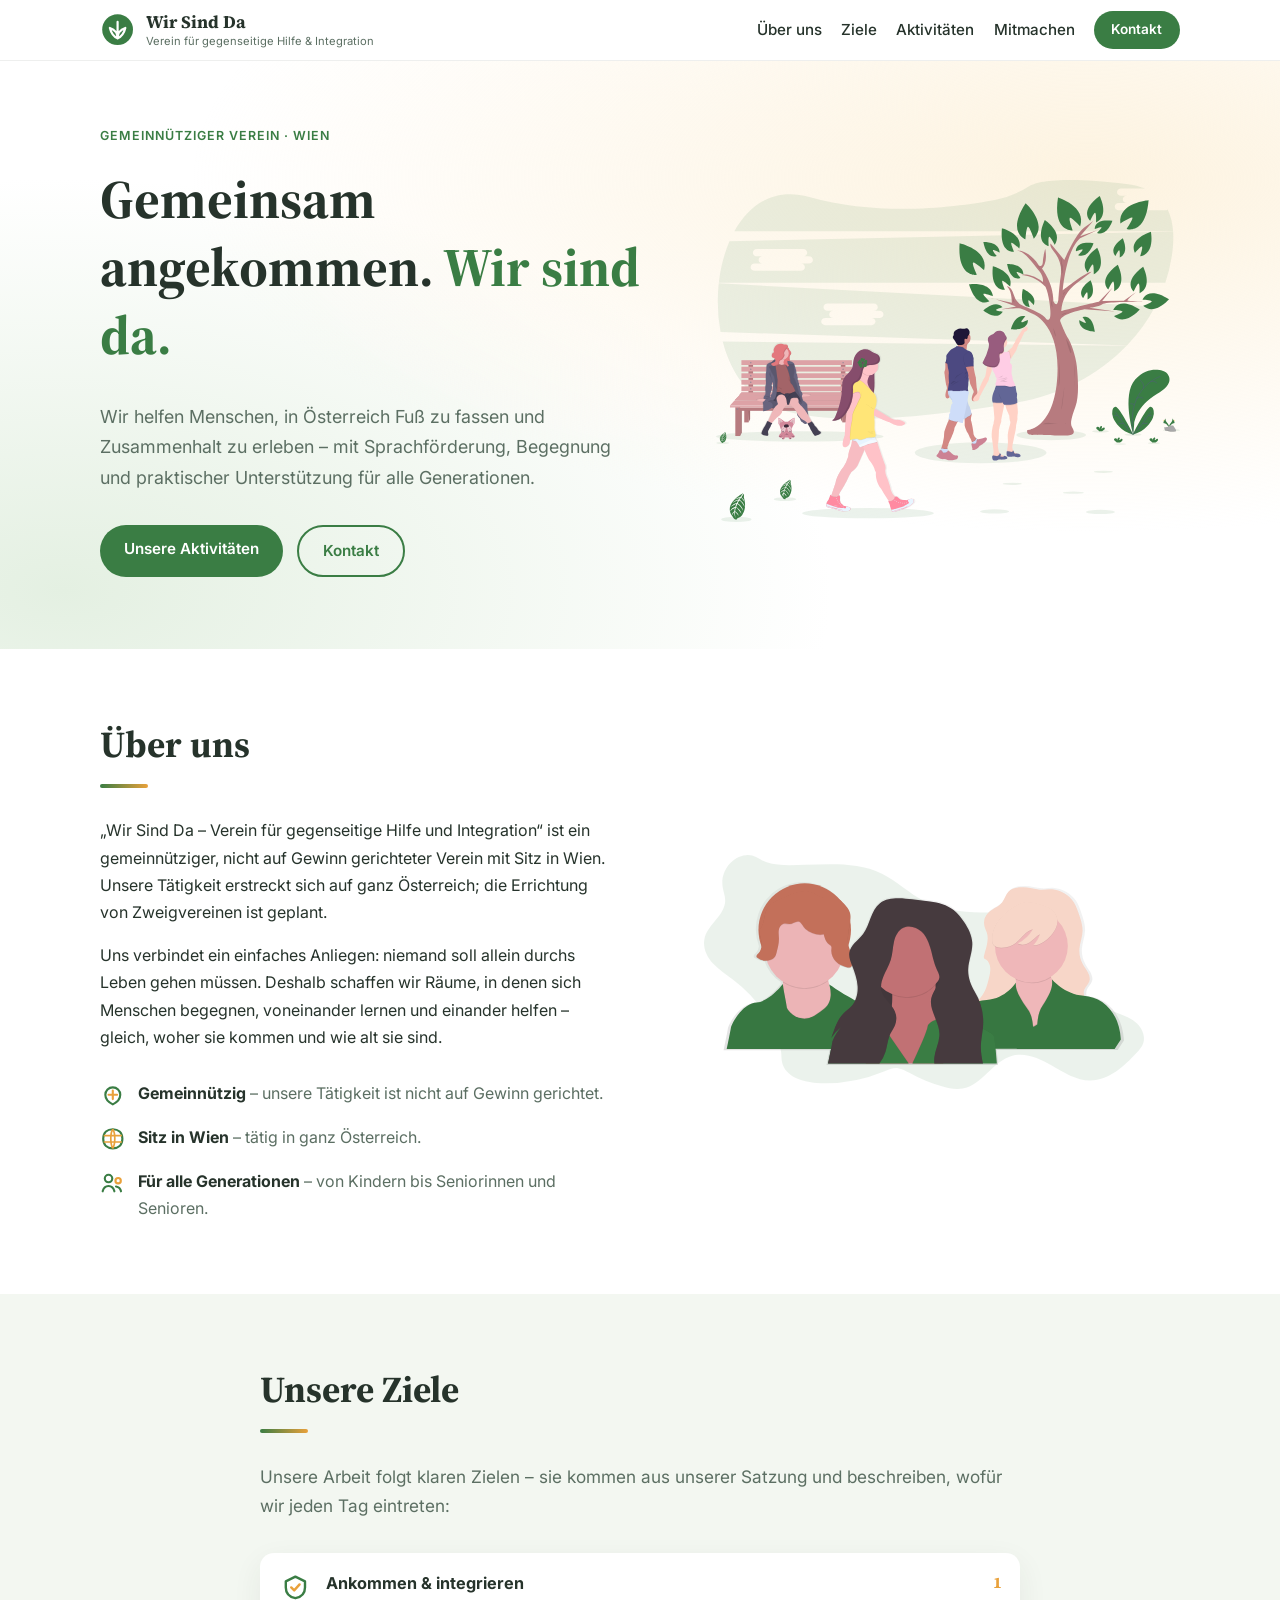
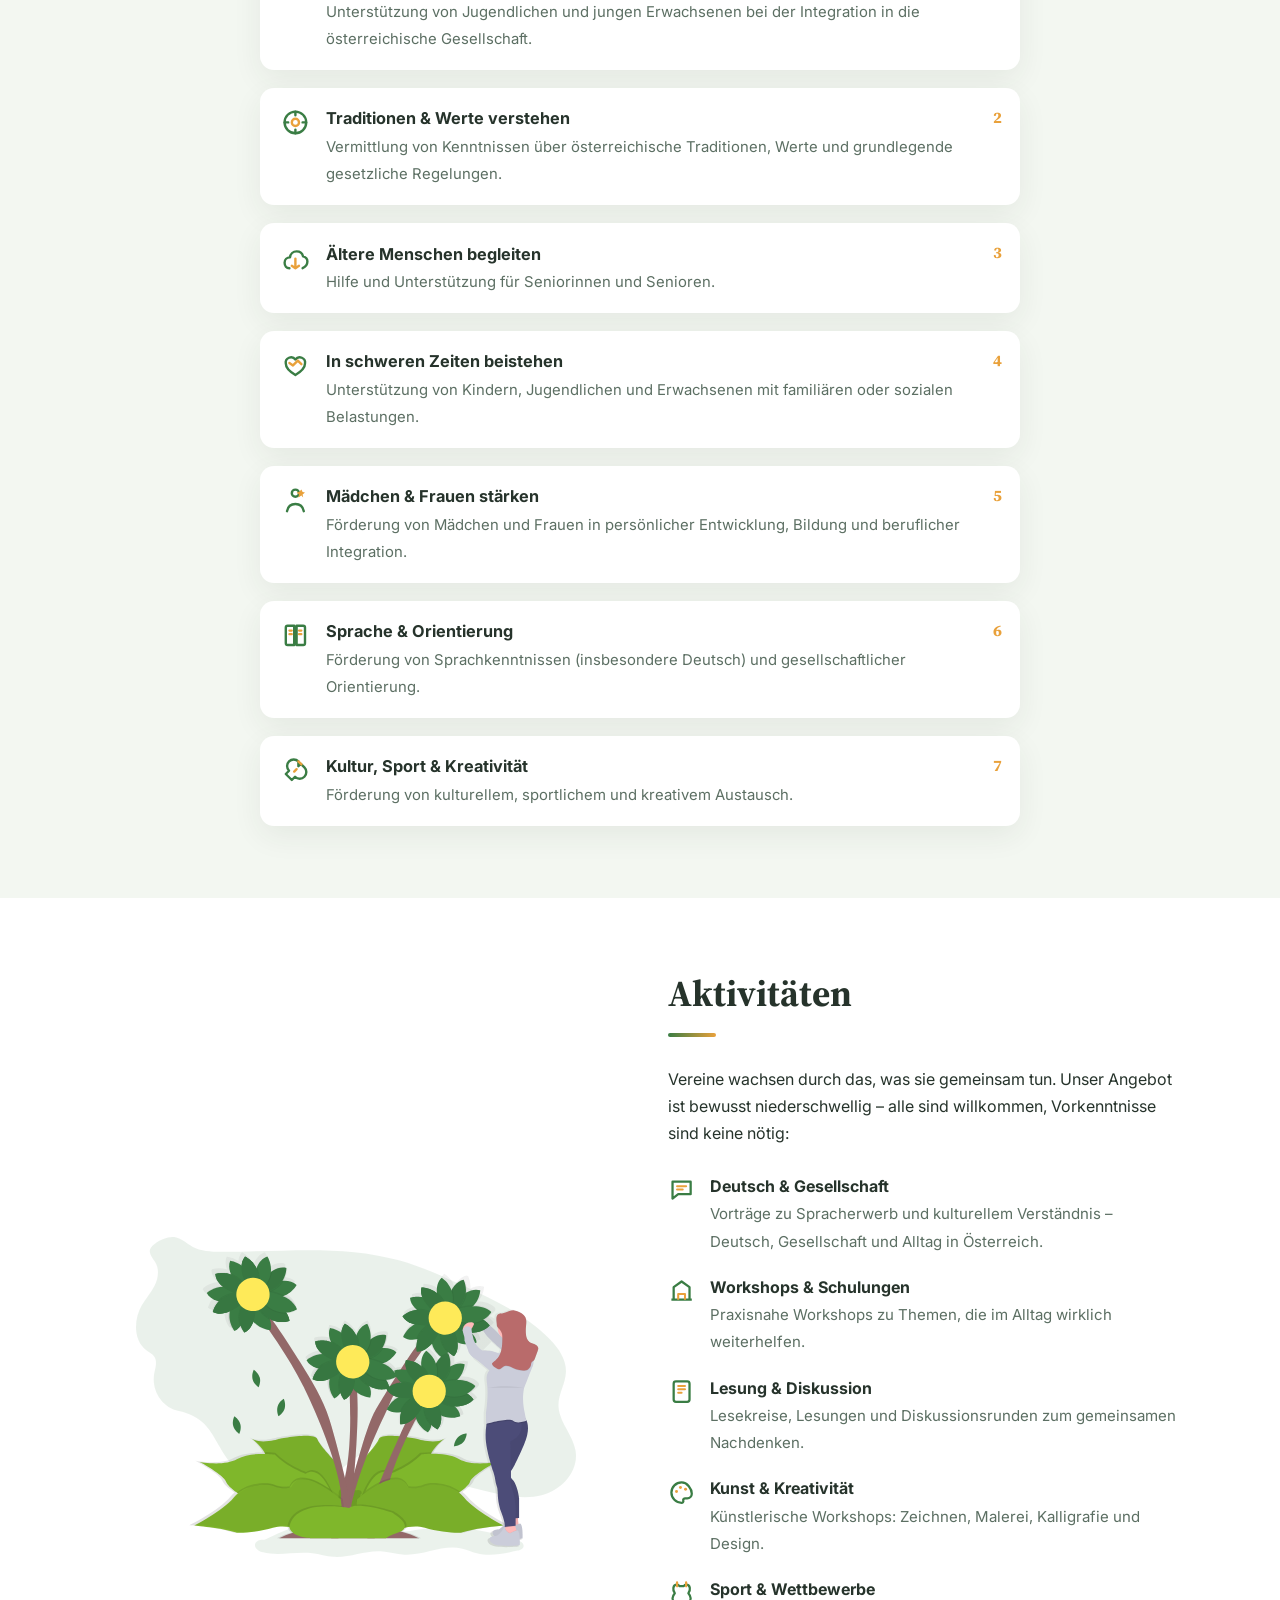
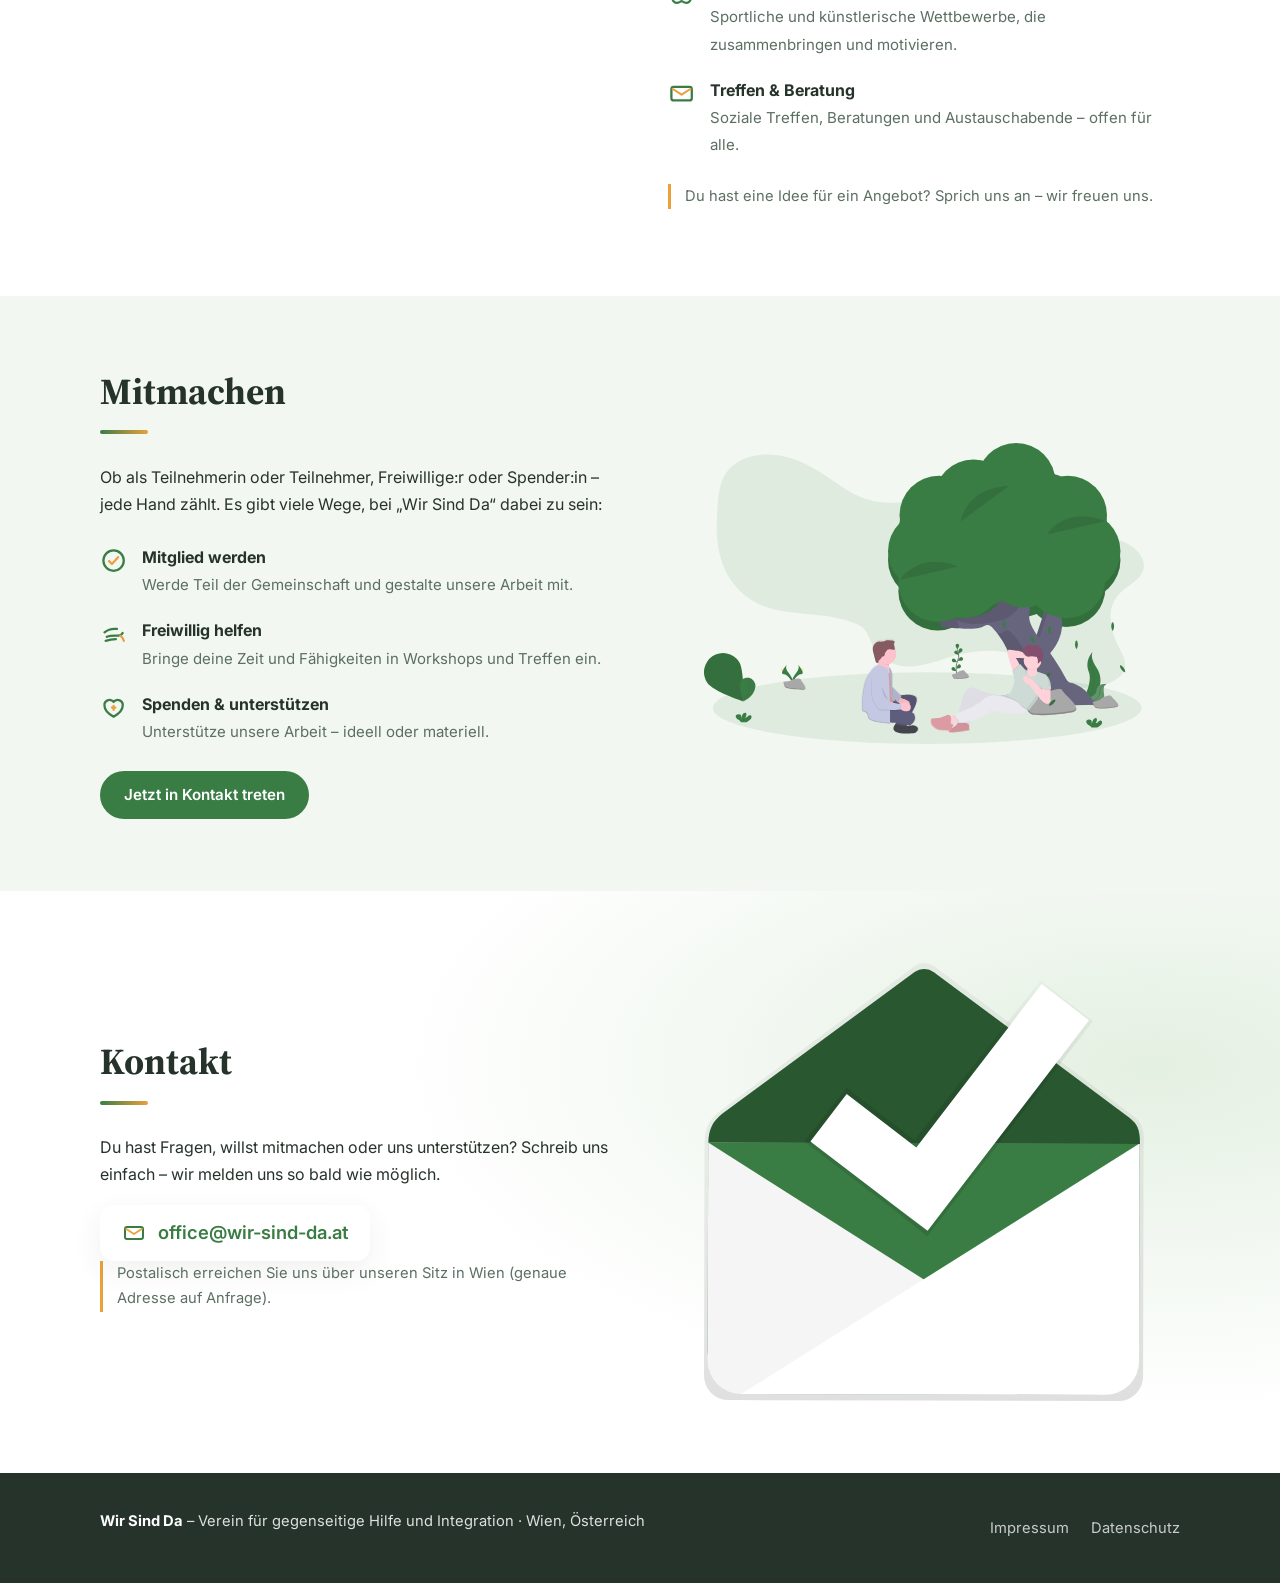
<file: index.html>
<!DOCTYPE html>
<html lang="de">
<head>
  <meta charset="UTF-8" />
  <meta name="viewport" content="width=device-width, initial-scale=1.0" />
  <title>Wir Sind Da – Verein für gegenseitige Hilfe und Integration</title>
  <meta name="description" content="Wir Sind Da ist ein gemeinnütziger Verein in Wien für gegenseitige Hilfe und Integration: Sprachförderung, Begegnung, Kultur und Unterstützung für alle Generationen." />
  <link rel="preconnect" href="https://fonts.googleapis.com" />
  <link rel="preconnect" href="https://fonts.gstatic.com" crossorigin />
  <link href="https://fonts.googleapis.com/css2?family=Source+Serif+4:opsz,wght@8..60,600;8..60,700&family=Inter:wght@400;500;600;700&display=swap" rel="stylesheet" />
  <link rel="stylesheet" href="styles.css" />
  <link rel="icon" href="data:image/svg+xml,<svg xmlns='http://www.w3.org/2000/svg' viewBox='0 0 100 100'><text y='.9em' font-size='90'>🌿</text></svg>" />
</head>
<body>
  <a class="skip-link" href="#main">Zum Inhalt springen</a>

  <header class="site-header">
    <div class="container header-inner">
      <a href="index.html" class="brand">
        <svg class="brand-mark" viewBox="0 0 32 32" fill="none" aria-hidden="true">
          <circle cx="16" cy="16" r="14" fill="#3a7d44"/>
          <path d="M16 24c0-5 2.5-8 7-9.5-1 4.5-3 7.5-7 9.5Zm0 0c0-5-2.5-8-7-9.5 1 4.5 3 7.5 7 9.5Zm0-3V9" stroke="#fff" stroke-width="2" stroke-linecap="round" stroke-linejoin="round"/>
        </svg>
        <span class="brand-text">
          <strong>Wir Sind Da</strong>
          <small>Verein für gegenseitige Hilfe &amp; Integration</small>
        </span>
      </a>
      <nav class="site-nav" aria-label="Hauptnavigation">
        <a href="#ueber-uns">Über uns</a>
        <a href="#ziele">Ziele</a>
        <a href="#aktivitaeten">Aktivitäten</a>
        <a href="#mitmachen">Mitmachen</a>
        <a href="#kontakt" class="button button-small">Kontakt</a>
      </nav>
    </div>
  </header>

  <main id="main">

    <!-- ======== Hero ======== -->
    <section class="hero">
      <div class="container hero-inner">
        <div class="hero-text">
          <p class="hero-eyebrow">Gemeinnütziger Verein · Wien</p>
          <h1>Gemeinsam angekommen. <em>Wir sind da.</em></h1>
          <p class="hero-lead">
            Wir helfen Menschen, in Österreich Fuß zu fassen und Zusammenhalt zu erleben –
            mit Sprachförderung, Begegnung und praktischer Unterstützung für alle Generationen.
          </p>
          <div class="hero-actions">
            <a href="#aktivitaeten" class="button">Unsere Aktivitäten</a>
            <a href="#kontakt" class="button button-outline">Kontakt</a>
          </div>
        </div>
        <div class="hero-art">
          <img src="assets/undraw/a-day-at-the-park.svg" alt="Illustration: Menschen beim gemeinsamen Tag im Park" width="480" height="360" />
        </div>
      </div>
    </section>

    <!-- ======== Über uns ======== -->
    <section class="section" id="ueber-uns">
      <div class="container split">
        <div class="split-text">
          <h2>Über uns</h2>
          <p>
            „Wir Sind Da – Verein für gegenseitige Hilfe und Integration“ ist ein
            gemeinnütziger, nicht auf Gewinn gerichteter Verein mit Sitz in Wien.
            Unsere Tätigkeit erstreckt sich auf ganz Österreich; die Errichtung von
            Zweigvereinen ist geplant.
          </p>
          <p>
            Uns verbindet ein einfaches Anliegen: niemand soll allein durchs Leben gehen müssen.
            Deshalb schaffen wir Räume, in denen sich Menschen begegnen, voneinander lernen
            und einander helfen – gleich, woher sie kommen und wie alt sie sind.
          </p>
          <ul class="fact-list">
            <li>
              <svg viewBox="0 0 24 24" fill="none" aria-hidden="true"><path d="M12 21c-4-2-7-5-7-9a7 7 0 0 1 14 0c0 4-3 7-7 9Z" stroke="#3a7d44" stroke-width="2" stroke-linejoin="round"/><path d="M12 8v8M8 12h8" stroke="#e9a13b" stroke-width="2" stroke-linecap="round"/></svg>
              <span><strong>Gemeinnützig</strong> – unsere Tätigkeit ist nicht auf Gewinn gerichtet.</span>
            </li>
            <li>
              <svg viewBox="0 0 24 24" fill="none" aria-hidden="true"><path d="M12 21c5 0 9-3 9-9s-4-9-9-9-9 3-9 9 4 9 9 9Z" stroke="#3a7d44" stroke-width="2"/><path d="M3.5 9h17M3.5 15h17M12 3c-2.5 3.5-2.5 14 0 18M12 3c2.5 3.5 2.5 14 0 18" stroke="#e9a13b" stroke-width="1.6"/></svg>
              <span><strong>Sitz in Wien</strong> – tätig in ganz Österreich.</span>
            </li>
            <li>
              <svg viewBox="0 0 24 24" fill="none" aria-hidden="true"><circle cx="8" cy="8" r="3.5" stroke="#3a7d44" stroke-width="2"/><circle cx="17" cy="10" r="2.5" stroke="#e9a13b" stroke-width="2"/><path d="M2.5 20c.7-3 2.8-5 5.5-5s4.8 2 5.5 5M15 15.5c2.4.4 4.2 2 4.7 4.5" stroke="#3a7d44" stroke-width="2" stroke-linecap="round"/></svg>
              <span><strong>Für alle Generationen</strong> – von Kindern bis Seniorinnen und Senioren.</span>
            </li>
          </ul>
        </div>
        <div class="split-art">
          <img src="assets/undraw/community.svg" alt="Illustration: Eine Gruppe Menschen, die sich begegnet" loading="lazy" />
        </div>
      </div>
    </section>

    <!-- ======== Ziele ======== -->
    <section class="section section-alt" id="ziele">
      <div class="container narrow">
        <h2>Unsere Ziele</h2>
        <p class="section-intro">
          Unsere Arbeit folgt klaren Zielen – sie kommen aus unserer Satzung
          und beschreiben, wofür wir jeden Tag eintreten:
        </p>
        <ol class="goal-list">
          <li>
            <svg viewBox="0 0 24 24" fill="none" aria-hidden="true"><path d="M12 3 4 7v5c0 5 3.4 8 8 9 4.6-1 8-4 8-9V7l-8-4Z" stroke="#3a7d44" stroke-width="2" stroke-linejoin="round"/><path d="m8.5 12 2.5 2.5 4.5-5" stroke="#e9a13b" stroke-width="2" stroke-linecap="round" stroke-linejoin="round"/></svg>
            <div><strong>Ankommen &amp; integrieren</strong><span>Unterstützung von Jugendlichen und jungen Erwachsenen bei der Integration in die österreichische Gesellschaft.</span></div>
          </li>
          <li>
            <svg viewBox="0 0 24 24" fill="none" aria-hidden="true"><circle cx="12" cy="12" r="9" stroke="#3a7d44" stroke-width="2"/><circle cx="12" cy="12" r="3" stroke="#e9a13b" stroke-width="2"/><path d="M12 3v3M12 18v3M3 12h3M18 12h3" stroke="#3a7d44" stroke-width="2" stroke-linecap="round"/></svg>
            <div><strong>Traditionen &amp; Werte verstehen</strong><span>Vermittlung von Kenntnissen über österreichische Traditionen, Werte und grundlegende gesetzliche Regelungen.</span></div>
          </li>
          <li>
            <svg viewBox="0 0 24 24" fill="none" aria-hidden="true"><path d="M7 21c-2.5 0-4-2-4-4.5S5 12 7.5 12c.3-3 2.6-5 5.5-5 2.6 0 4.8 1.7 5.4 4.2 2 .5 3.6 2 3.6 4.3 0 2.5-1.7 4.5-4 5.5" stroke="#3a7d44" stroke-width="2" stroke-linecap="round" stroke-linejoin="round"/><path d="M12 13v8M9 19l3 2 3-2" stroke="#e9a13b" stroke-width="2" stroke-linecap="round" stroke-linejoin="round"/></svg>
            <div><strong>Ältere Menschen begleiten</strong><span>Hilfe und Unterstützung für Seniorinnen und Senioren.</span></div>
          </li>
          <li>
            <svg viewBox="0 0 24 24" fill="none" aria-hidden="true"><path d="M12 20c-4.5-2.6-8-5.5-8-9.5A4.5 4.5 0 0 1 12 7a4.5 4.5 0 0 1 8 3.5c0 4-3.5 6.9-8 9.5Z" stroke="#3a7d44" stroke-width="2" stroke-linejoin="round"/><path d="m7 10 3 2 4-4 3 3" stroke="#e9a13b" stroke-width="2" stroke-linecap="round" stroke-linejoin="round"/></svg>
            <div><strong>In schweren Zeiten beistehen</strong><span>Unterstützung von Kindern, Jugendlichen und Erwachsenen mit familiären oder sozialen Belastungen.</span></div>
          </li>
          <li>
            <svg viewBox="0 0 24 24" fill="none" aria-hidden="true"><circle cx="12" cy="6" r="3" stroke="#3a7d44" stroke-width="2"/><path d="M5 21c.8-4 3.5-6 7-6s6.2 2 7 6" stroke="#3a7d44" stroke-width="2" stroke-linecap="round"/><path d="m17 3 1 2 2 .5-2 1.5.5 2.5L17 8l-2.5 1.5.5-2.5-2-1.5L15 5l2-2Z" fill="#e9a13b"/></svg>
            <div><strong>Mädchen &amp; Frauen stärken</strong><span>Förderung von Mädchen und Frauen in persönlicher Entwicklung, Bildung und beruflicher Integration.</span></div>
          </li>
          <li>
            <svg viewBox="0 0 24 24" fill="none" aria-hidden="true"><path d="M4 5.5C4 4.7 4.7 4 5.5 4H11v16H5.5c-.8 0-1.5-.7-1.5-1.5v-13ZM20 5.5c0-.8-.7-1.5-1.5-1.5H13v16h5.5c.8 0 1.5-.7 1.5-1.5v-13Z" stroke="#3a7d44" stroke-width="2" stroke-linejoin="round"/><path d="M7 8h2M7 11h2M15 8h2M15 11h2" stroke="#e9a13b" stroke-width="1.8" stroke-linecap="round"/></svg>
            <div><strong>Sprache &amp; Orientierung</strong><span>Förderung von Sprachkenntnissen (insbesondere Deutsch) und gesellschaftlicher Orientierung.</span></div>
          </li>
          <li>
            <svg viewBox="0 0 24 24" fill="none" aria-hidden="true"><path d="M14.5 4.5a5.5 5.5 0 0 0-7.8 7.8L4 15l5 5 2.7-2.7a5.5 5.5 0 0 0 7.8-7.8l-3-3-2 2Z" stroke="#3a7d44" stroke-width="2" stroke-linejoin="round"/><path d="M14.5 4.5 17 7M11 13l2-2" stroke="#e9a13b" stroke-width="2" stroke-linecap="round"/></svg>
            <div><strong>Kultur, Sport &amp; Kreativität</strong><span>Förderung von kulturellem, sportlichem und kreativem Austausch.</span></div>
          </li>
        </ol>
      </div>
    </section>

    <!-- ======== Aktivitäten ======== -->
    <section class="section" id="aktivitaeten">
      <div class="container split">
        <div class="split-art">
          <img src="assets/undraw/gardening.svg" alt="Illustration: Menschen gärtnern gemeinsam" loading="lazy" />
        </div>
        <div class="split-text">
          <h2>Aktivitäten</h2>
          <p>
            Vereine wachsen durch das, was sie gemeinsam tun. Unser Angebot ist
            bewusst niederschwellig – alle sind willkommen, Vorkenntnisse sind keine nötig:
          </p>
          <ul class="activity-list">
            <li>
              <svg viewBox="0 0 24 24" fill="none" aria-hidden="true"><path d="M4 5h16v11H9l-5 4V5Z" stroke="#3a7d44" stroke-width="2" stroke-linejoin="round"/><path d="M8 9h8M8 12h5" stroke="#e9a13b" stroke-width="1.8" stroke-linecap="round"/></svg>
              <div><strong>Deutsch &amp; Gesellschaft</strong><span>Vorträge zu Spracherwerb und kulturellem Verständnis – Deutsch, Gesellschaft und Alltag in Österreich.</span></div>
            </li>
            <li>
              <svg viewBox="0 0 24 24" fill="none" aria-hidden="true"><path d="M3 20h18M5 20V9l7-5 7 5v11" stroke="#3a7d44" stroke-width="2" stroke-linejoin="round"/><path d="M9 20v-5h6v5" stroke="#e9a13b" stroke-width="1.8" stroke-linejoin="round"/></svg>
              <div><strong>Workshops &amp; Schulungen</strong><span>Praxisnahe Workshops zu Themen, die im Alltag wirklich weiterhelfen.</span></div>
            </li>
            <li>
              <svg viewBox="0 0 24 24" fill="none" aria-hidden="true"><path d="M5 19V5c0-1 .9-2 2-2h10c1.1 0 2 1 2 2v14c0 1-.9 2-2 2H7c-1.1 0-2-1-2-2Z" stroke="#3a7d44" stroke-width="2" stroke-linejoin="round"/><path d="M9 7h6M9 10h6M9 13h3" stroke="#e9a13b" stroke-width="1.8" stroke-linecap="round"/></svg>
              <div><strong>Lesung &amp; Diskussion</strong><span>Lesekreise, Lesungen und Diskussionsrunden zum gemeinsamen Nachdenken.</span></div>
            </li>
            <li>
              <svg viewBox="0 0 24 24" fill="none" aria-hidden="true"><path d="M12 3a9 9 0 0 0 0 18c1 0 1.8-.8 1.5-1.7-.4-1.2.5-2.3 1.7-2.3H17a4 4 0 0 0 4-4c0-4.5-4-10-9-10Z" stroke="#3a7d44" stroke-width="2"/><circle cx="7.5" cy="11" r="1.3" fill="#e9a13b"/><circle cx="11" cy="7.5" r="1.3" fill="#e9a13b"/><circle cx="15.5" cy="9" r="1.3" fill="#e9a13b"/></svg>
              <div><strong>Kunst &amp; Kreativität</strong><span>Künstlerische Workshops: Zeichnen, Malerei, Kalligrafie und Design.</span></div>
            </li>
            <li>
              <svg viewBox="0 0 24 24" fill="none" aria-hidden="true"><path d="M8 21c-2 0-4-1.5-4-4 0-2 1-3.3 2-4.5C4 10 4 5 8 5c1 0 1.6.5 2 1.2h4c.4-.7 1-1.2 2-1.2 4 0 4 5 2 7.5 1 1.2 2 2.5 2 4.5 0 2.5-2 4-4 4-2.5 0-3-1.5-4-1.5s-1.5 1.5-4 1.5Z" stroke="#3a7d44" stroke-width="2" stroke-linejoin="round"/><path d="M8 3v3.5M16 3v3.5" stroke="#e9a13b" stroke-width="2" stroke-linecap="round"/></svg>
              <div><strong>Sport &amp; Wettbewerbe</strong><span>Sportliche und künstlerische Wettbewerbe, die zusammenbringen und motivieren.</span></div>
            </li>
            <li>
              <svg viewBox="0 0 24 24" fill="none" aria-hidden="true"><path d="M5 6h14a2 2 0 0 1 2 2v8a2 2 0 0 1-2 2H5a2 2 0 0 1-2-2V8a2 2 0 0 1 2-2Z" stroke="#3a7d44" stroke-width="2"/><path d="M3.5 7.5 12 13l8.5-5.5" stroke="#e9a13b" stroke-width="1.8" stroke-linejoin="round"/></svg>
              <div><strong>Treffen &amp; Beratung</strong><span>Soziale Treffen, Beratungen und Austauschabende – offen für alle.</span></div>
            </li>
          </ul>
          <p class="note">Du hast eine Idee für ein Angebot? Sprich uns an – wir freuen uns.</p>
        </div>
      </div>
    </section>

    <!-- ======== Mitmachen ======== -->
    <section class="section section-alt" id="mitmachen">
      <div class="container split">
        <div class="split-text">
          <h2>Mitmachen</h2>
          <p>
            Ob als Teilnehmerin oder Teilnehmer, Freiwillige:r oder Spender:in –
            jede Hand zählt. Es gibt viele Wege, bei „Wir Sind Da“ dabei zu sein:
          </p>
          <ul class="activity-list">
            <li>
              <svg viewBox="0 0 24 24" fill="none" aria-hidden="true"><circle cx="12" cy="12" r="9" stroke="#3a7d44" stroke-width="2"/><path d="m8 12.5 2.5 2.5L16 9" stroke="#e9a13b" stroke-width="2" stroke-linecap="round" stroke-linejoin="round"/></svg>
              <div><strong>Mitglied werden</strong><span>Werde Teil der Gemeinschaft und gestalte unsere Arbeit mit.</span></div>
            </li>
            <li>
              <svg viewBox="0 0 24 24" fill="none" aria-hidden="true"><path d="M6 14c2.5-1 5-1 8-1 2.5 0 5-.5 6-2.5M4 10c3-2.5 7-3.5 11-3M5 17.5c3-1 6-1.5 9-1.5" stroke="#3a7d44" stroke-width="2" stroke-linecap="round"/><path d="M18 13c1.5 1 2.5 2.5 3 4.5" stroke="#e9a13b" stroke-width="2" stroke-linecap="round"/></svg>
              <div><strong>Freiwillig helfen</strong><span>Bringe deine Zeit und Fähigkeiten in Workshops und Treffen ein.</span></div>
            </li>
            <li>
              <svg viewBox="0 0 24 24" fill="none" aria-hidden="true"><path d="M12 20c-4.5-2.6-8-5.5-8-9.5A4.5 4.5 0 0 1 12 7a4.5 4.5 0 0 1 8 3.5c0 4-3.5 6.9-8 9.5Z" stroke="#3a7d44" stroke-width="2" stroke-linejoin="round"/><path d="M12 10.5V14M10.5 12h3" stroke="#e9a13b" stroke-width="2" stroke-linecap="round"/></svg>
              <div><strong>Spenden &amp; unterstützen</strong><span>Unterstütze unsere Arbeit – ideell oder materiell.</span></div>
            </li>
          </ul>
          <a href="#kontakt" class="button">Jetzt in Kontakt treten</a>
        </div>
        <div class="split-art">
          <img src="assets/undraw/friendship.svg" alt="Illustration: Freundinnen und Freunde, die Zeit miteinander verbringen" loading="lazy" />
        </div>
      </div>
    </section>

    <!-- ======== Kontakt ======== -->
    <section class="section contact" id="kontakt">
      <div class="container split">
        <div class="split-text">
          <h2>Kontakt</h2>
          <p>
            Du hast Fragen, willst mitmachen oder uns unterstützen?
            Schreib uns einfach – wir melden uns so bald wie möglich.
          </p>
          <a class="mail-line" href="mailto:office@wir-sind-da.at">
            <svg viewBox="0 0 24 24" fill="none" aria-hidden="true"><path d="M5 6h14a2 2 0 0 1 2 2v8a2 2 0 0 1-2 2H5a2 2 0 0 1-2-2V8a2 2 0 0 1 2-2Z" stroke="#3a7d44" stroke-width="2"/><path d="M3.5 7.5 12 13l8.5-5.5" stroke="#e9a13b" stroke-width="1.8" stroke-linejoin="round"/></svg>
            <span>office@wir-sind-da.at</span>
          </a>
          <p class="note">
            Postalisch erreichen Sie uns über unseren Sitz in Wien
            (genaue Adresse auf Anfrage).
          </p>
        </div>
        <div class="split-art">
          <img src="assets/undraw/mail-sent.svg" alt="Illustration: Eine versendete Nachricht" loading="lazy" />
        </div>
      </div>
    </section>
  </main>

  <footer class="site-footer">
    <div class="container footer-inner">
      <p>
        <strong>Wir Sind Da</strong> – Verein für gegenseitige Hilfe und Integration · Wien, Österreich
      </p>
      <nav class="footer-nav" aria-label="Rechtliches">
        <a href="impressum.html">Impressum</a>
        <a href="datenschutz.html">Datenschutz</a>
      </nav>
    </div>
  </footer>
</body>
</html>
</file>
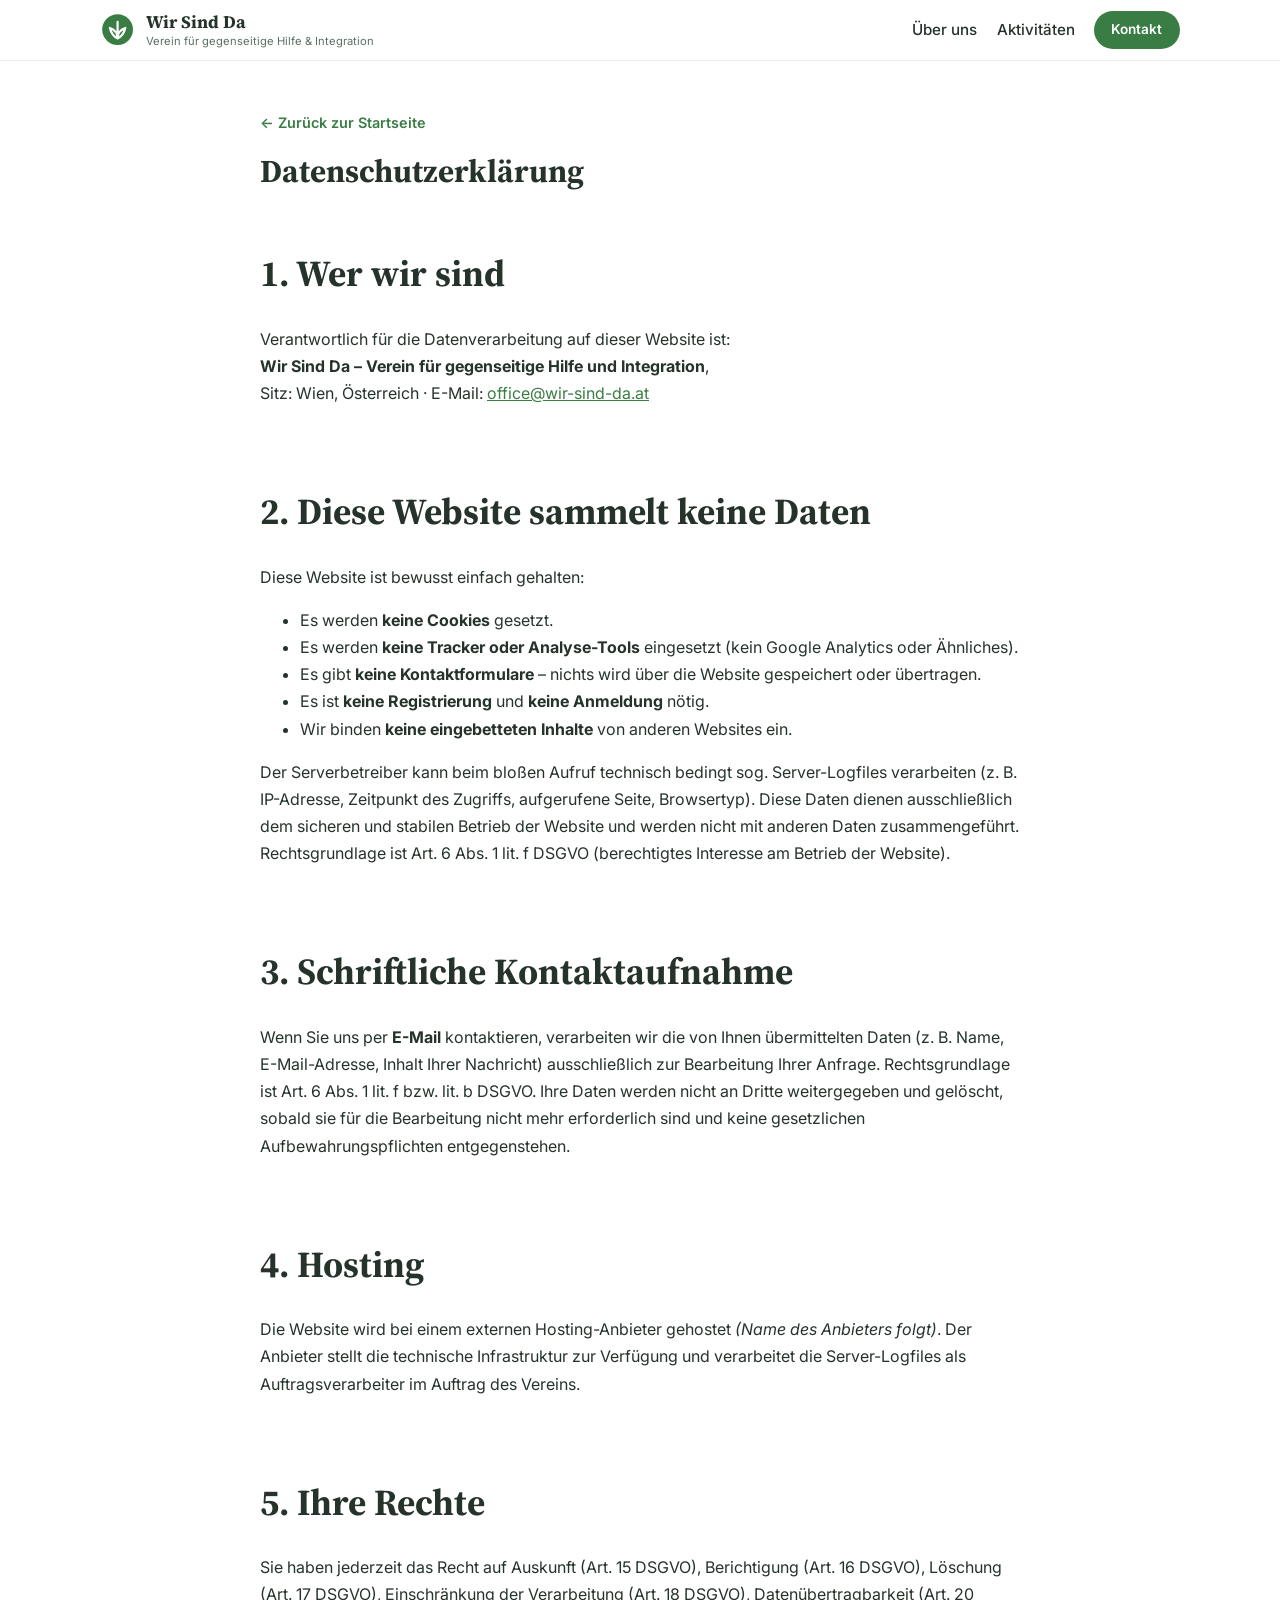
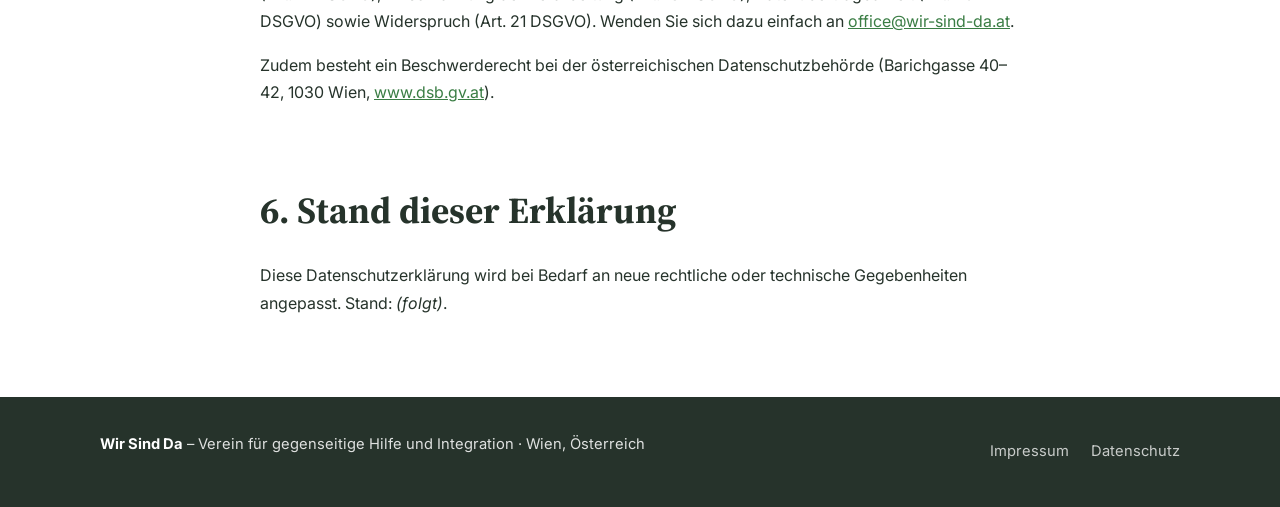
<file: datenschutz.html>
<!DOCTYPE html>
<html lang="de">
<head>
  <meta charset="UTF-8" />
  <meta name="viewport" content="width=device-width, initial-scale=1.0" />
  <title>Datenschutzerklärung – Wir Sind Da</title>
  <meta name="description" content="Datenschutzerklärung der Website des Vereins Wir Sind Da – Verein für gegenseitige Hilfe und Integration." />
  <link rel="preconnect" href="https://fonts.googleapis.com" />
  <link rel="preconnect" href="https://fonts.gstatic.com" crossorigin />
  <link href="https://fonts.googleapis.com/css2?family=Source+Serif+4:opsz,wght@8..60,600;8..60,700&family=Inter:wght@400;500;600;700&display=swap" rel="stylesheet" />
  <link rel="stylesheet" href="styles.css" />
  <link rel="icon" href="data:image/svg+xml,<svg xmlns='http://www.w3.org/2000/svg' viewBox='0 0 100 100'><text y='.9em' font-size='90'>🌿</text></svg>" />
</head>
<body>
  <header class="site-header">
    <div class="container header-inner">
      <a href="index.html" class="brand">
        <svg class="brand-mark" viewBox="0 0 32 32" fill="none" aria-hidden="true">
          <circle cx="16" cy="16" r="14" fill="#3a7d44"/>
          <path d="M16 24c0-5 2.5-8 7-9.5-1 4.5-3 7.5-7 9.5Zm0 0c0-5-2.5-8-7-9.5 1 4.5 3 7.5 7 9.5Zm0-3V9" stroke="#fff" stroke-width="2" stroke-linecap="round" stroke-linejoin="round"/>
        </svg>
        <span class="brand-text">
          <strong>Wir Sind Da</strong>
          <small>Verein für gegenseitige Hilfe &amp; Integration</small>
        </span>
      </a>
      <nav class="site-nav" aria-label="Hauptnavigation">
        <a href="index.html#ueber-uns">Über uns</a>
        <a href="index.html#aktivitaeten">Aktivitäten</a>
        <a href="index.html#kontakt" class="button button-small">Kontakt</a>
      </nav>
    </div>
  </header>

  <main>
    <div class="container legal-page">
      <a class="back-link" href="index.html">← Zurück zur Startseite</a>
      <h1>Datenschutzerklärung</h1>

      <h2>1. Wer wir sind</h2>
      <p>
        Verantwortlich für die Datenverarbeitung auf dieser Website ist:<br />
        <strong>Wir Sind Da – Verein für gegenseitige Hilfe und Integration</strong>,<br />
        Sitz: Wien, Österreich · E-Mail: <a href="mailto:office@wir-sind-da.at">office@wir-sind-da.at</a>
      </p>

      <h2>2. Diese Website sammelt keine Daten</h2>
      <p>
        Diese Website ist bewusst einfach gehalten:
      </p>
      <ul>
        <li>Es werden <strong>keine Cookies</strong> gesetzt.</li>
        <li>Es werden <strong>keine Tracker oder Analyse-Tools</strong> eingesetzt (kein Google Analytics oder Ähnliches).</li>
        <li>Es gibt <strong>keine Kontaktformulare</strong> – nichts wird über die Website gespeichert oder übertragen.</li>
        <li>Es ist <strong>keine Registrierung</strong> und <strong>keine Anmeldung</strong> nötig.</li>
        <li>Wir binden <strong>keine eingebetteten Inhalte</strong> von anderen Websites ein.</li>
      </ul>
      <p>
        Der Serverbetreiber kann beim bloßen Aufruf technisch bedingt sog. Server-Logfiles
        verarbeiten (z. B. IP-Adresse, Zeitpunkt des Zugriffs, aufgerufene Seite, Browsertyp).
        Diese Daten dienen ausschließlich dem sicheren und stabilen Betrieb der Website
        und werden nicht mit anderen Daten zusammengeführt. Rechtsgrundlage ist
        Art. 6 Abs. 1 lit. f DSGVO (berechtigtes Interesse am Betrieb der Website).
      </p>

      <h2>3. Schriftliche Kontaktaufnahme</h2>
      <p>
        Wenn Sie uns per <strong>E-Mail</strong> kontaktieren, verarbeiten wir die von Ihnen
        übermittelten Daten (z. B. Name, E-Mail-Adresse, Inhalt Ihrer Nachricht)
        ausschließlich zur Bearbeitung Ihrer Anfrage. Rechtsgrundlage ist
        Art. 6 Abs. 1 lit. f bzw. lit. b DSGVO. Ihre Daten werden nicht an Dritte
        weitergegeben und gelöscht, sobald sie für die Bearbeitung nicht mehr
        erforderlich sind und keine gesetzlichen Aufbewahrungspflichten entgegenstehen.
      </p>

      <h2>4. Hosting</h2>
      <p>
        Die Website wird bei einem externen Hosting-Anbieter gehostet
        <em>(Name des Anbieters folgt)</em>. Der Anbieter stellt die technische
        Infrastruktur zur Verfügung und verarbeitet die Server-Logfiles als
        Auftragsverarbeiter im Auftrag des Vereins.
      </p>

      <h2>5. Ihre Rechte</h2>
      <p>
        Sie haben jederzeit das Recht auf Auskunft (Art. 15 DSGVO), Berichtigung
        (Art. 16 DSGVO), Löschung (Art. 17 DSGVO), Einschränkung der Verarbeitung
        (Art. 18 DSGVO), Datenübertragbarkeit (Art. 20 DSGVO) sowie Widerspruch
        (Art. 21 DSGVO). Wenden Sie sich dazu einfach an
        <a href="mailto:office@wir-sind-da.at">office@wir-sind-da.at</a>.
      </p>
      <p>
        Zudem besteht ein Beschwerderecht bei der österreichischen
        Datenschutzbehörde (Barichgasse 40–42, 1030 Wien,
        <a href="https://www.dsb.gv.at" rel="noopener">www.dsb.gv.at</a>).
      </p>

      <h2>6. Stand dieser Erklärung</h2>
      <p>
        Diese Datenschutzerklärung wird bei Bedarf an neue rechtliche oder
        technische Gegebenheiten angepasst. Stand: <em>(folgt)</em>.
      </p>
    </div>
  </main>

  <footer class="site-footer">
    <div class="container footer-inner">
      <p>
        <strong>Wir Sind Da</strong> – Verein für gegenseitige Hilfe und Integration · Wien, Österreich
      </p>
      <nav class="footer-nav" aria-label="Rechtliches">
        <a href="impressum.html">Impressum</a>
        <a href="datenschutz.html">Datenschutz</a>
      </nav>
    </div>
  </footer>
</body>
</html>
</file>
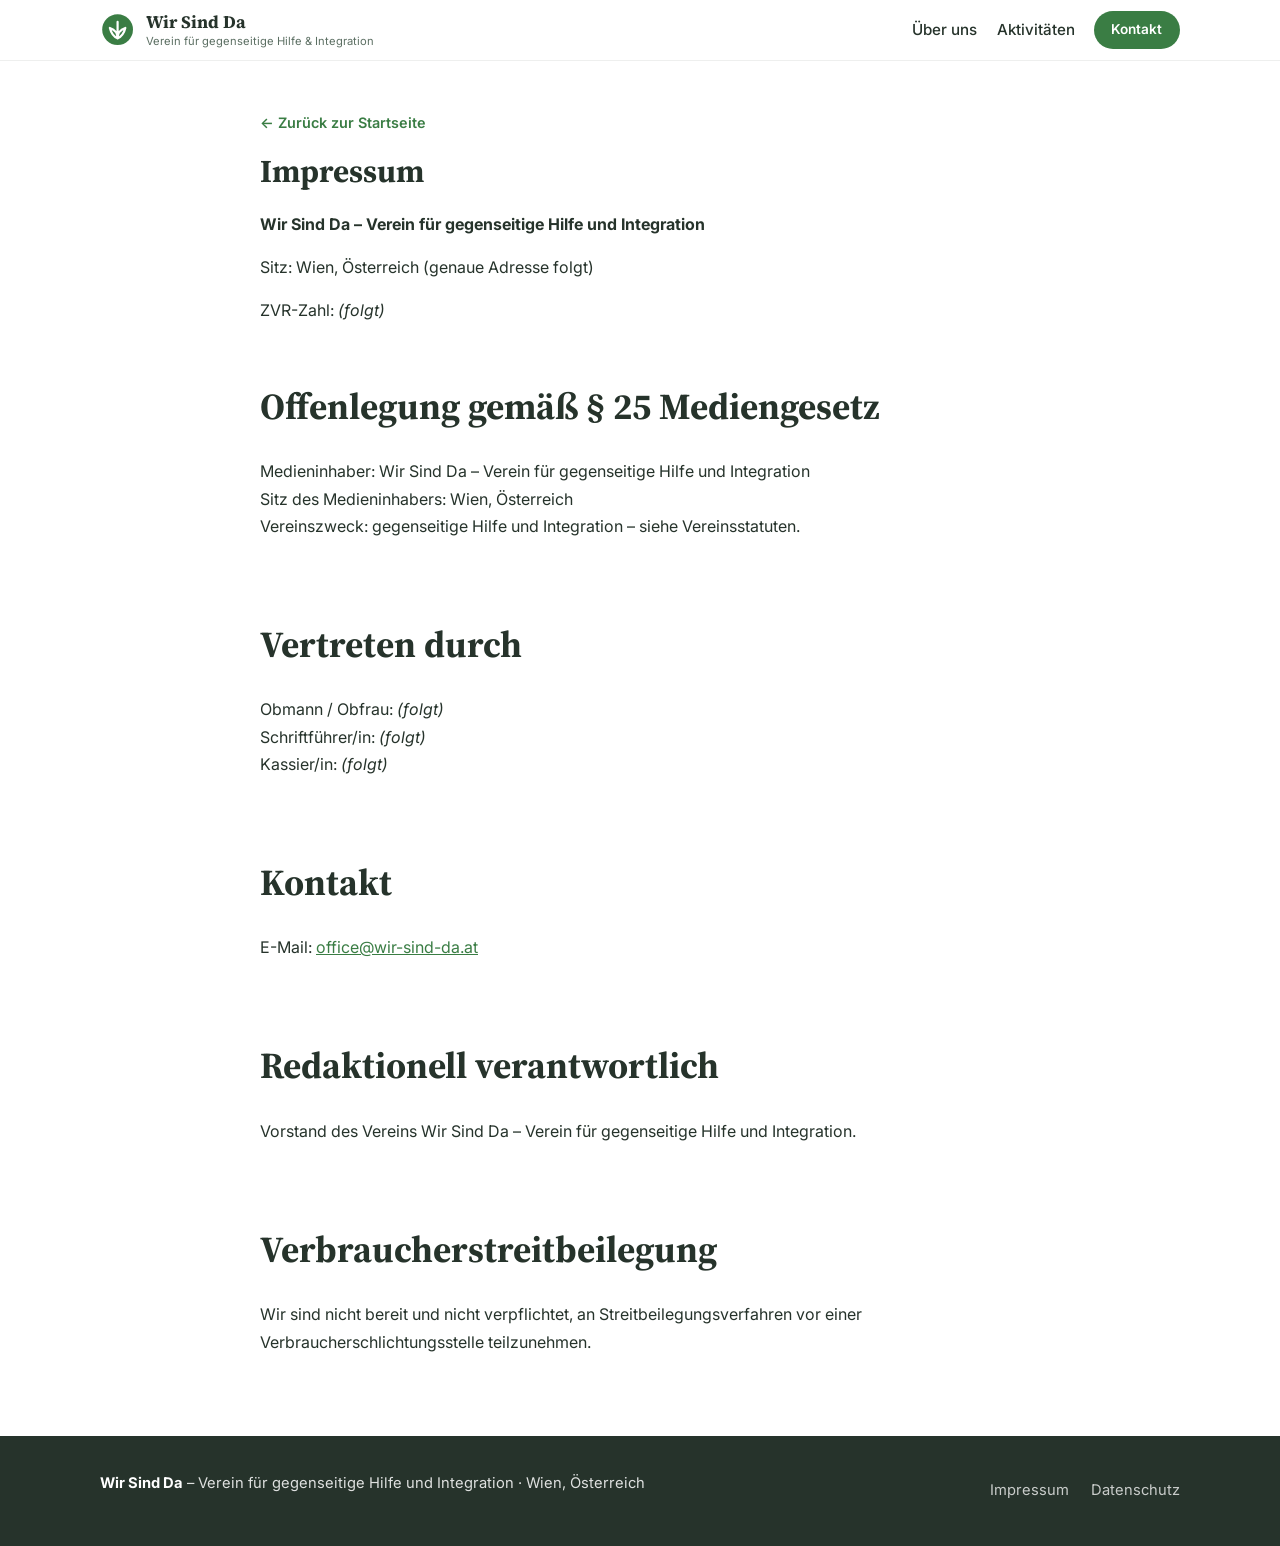
<file: impressum.html>
<!DOCTYPE html>
<html lang="de">
<head>
  <meta charset="UTF-8" />
  <meta name="viewport" content="width=device-width, initial-scale=1.0" />
  <title>Impressum – Wir Sind Da</title>
  <meta name="description" content="Impressum und Offenlegung gemäß § 25 Mediengesetz des Vereins Wir Sind Da – Verein für gegenseitige Hilfe und Integration." />
  <link rel="preconnect" href="https://fonts.googleapis.com" />
  <link rel="preconnect" href="https://fonts.gstatic.com" crossorigin />
  <link href="https://fonts.googleapis.com/css2?family=Source+Serif+4:opsz,wght@8..60,600;8..60,700&family=Inter:wght@400;500;600;700&display=swap" rel="stylesheet" />
  <link rel="stylesheet" href="styles.css" />
  <link rel="icon" href="data:image/svg+xml,<svg xmlns='http://www.w3.org/2000/svg' viewBox='0 0 100 100'><text y='.9em' font-size='90'>🌿</text></svg>" />
</head>
<body>
  <header class="site-header">
    <div class="container header-inner">
      <a href="index.html" class="brand">
        <svg class="brand-mark" viewBox="0 0 32 32" fill="none" aria-hidden="true">
          <circle cx="16" cy="16" r="14" fill="#3a7d44"/>
          <path d="M16 24c0-5 2.5-8 7-9.5-1 4.5-3 7.5-7 9.5Zm0 0c0-5-2.5-8-7-9.5 1 4.5 3 7.5 7 9.5Zm0-3V9" stroke="#fff" stroke-width="2" stroke-linecap="round" stroke-linejoin="round"/>
        </svg>
        <span class="brand-text">
          <strong>Wir Sind Da</strong>
          <small>Verein für gegenseitige Hilfe &amp; Integration</small>
        </span>
      </a>
      <nav class="site-nav" aria-label="Hauptnavigation">
        <a href="index.html#ueber-uns">Über uns</a>
        <a href="index.html#aktivitaeten">Aktivitäten</a>
        <a href="index.html#kontakt" class="button button-small">Kontakt</a>
      </nav>
    </div>
  </header>

  <main>
    <div class="container legal-page">
      <a class="back-link" href="index.html">← Zurück zur Startseite</a>
      <h1>Impressum</h1>

      <p>
        <strong>Wir Sind Da – Verein für gegenseitige Hilfe und Integration</strong><br />
        <address>Sitz: Wien, Österreich (genaue Adresse folgt)</address>
      </p>
      <p>
        ZVR-Zahl: <em>(folgt)</em>
      </p>

      <h2>Offenlegung gemäß § 25 Mediengesetz</h2>
      <p>
        Medieninhaber: Wir Sind Da – Verein für gegenseitige Hilfe und Integration<br />
        Sitz des Medieninhabers: Wien, Österreich<br />
        Vereinszweck: gegenseitige Hilfe und Integration – siehe Vereinsstatuten.
      </p>

      <h2>Vertreten durch</h2>
      <p>
        Obmann / Obfrau: <em>(folgt)</em><br />
        Schriftführer/in: <em>(folgt)</em><br />
        Kassier/in: <em>(folgt)</em>
      </p>

      <h2>Kontakt</h2>
      <p>
        E-Mail: <a href="mailto:office@wir-sind-da.at">office@wir-sind-da.at</a>
      </p>

      <h2>Redaktionell verantwortlich</h2>
      <p>
        Vorstand des Vereins Wir Sind Da – Verein für gegenseitige Hilfe und Integration.
      </p>

      <h2>Verbraucherstreitbeilegung</h2>
      <p>
        Wir sind nicht bereit und nicht verpflichtet, an Streitbeilegungsverfahren
        vor einer Verbraucherschlichtungsstelle teilzunehmen.
      </p>
    </div>
  </main>

  <footer class="site-footer">
    <div class="container footer-inner">
      <p>
        <strong>Wir Sind Da</strong> – Verein für gegenseitige Hilfe und Integration · Wien, Österreich
      </p>
      <nav class="footer-nav" aria-label="Rechtliches">
        <a href="impressum.html">Impressum</a>
        <a href="datenschutz.html">Datenschutz</a>
      </nav>
    </div>
  </footer>
</body>
</html>
</file>
<file: styles.css>
/* ============================================================
   Wir Sind Da – Verein für gegenseitige Hilfe und Integration
   Farbwelt: viel Weiß + natürliche Outdoor-Farben (Grün, Gelb)
   ============================================================ */

:root {
  --bg: #ffffff;
  --bg-alt: #f3f7f1;          /* hauchzartes Grünweiß */
  --ink: #26332b;             /* dunkles Blaugrün statt Braun */
  --ink-soft: #5c6f63;
  --green: #3a7d44;           /* Primär: natürliches Grün */
  --green-dark: #2c6134;
  --green-soft: #e4f0e2;
  --yellow: #e9a13b;          /* Akzent: warmes Sonnen-Gelb */
  --yellow-soft: #fdf3e0;
  --radius: 18px;
  --shadow: 0 10px 30px rgba(38, 51, 43, 0.07);
  --shadow-hover: 0 16px 40px rgba(38, 51, 43, 0.12);
  --max-width: 1080px;
}

* { box-sizing: border-box; }

html { scroll-behavior: smooth; }

body {
  margin: 0;
  font-family: "Inter", system-ui, -apple-system, sans-serif;
  background: var(--bg);
  color: var(--ink);
  line-height: 1.7;
}

.container {
  width: min(100% - 3rem, var(--max-width));
  margin-inline: auto;
}
.container.narrow { max-width: 760px; }

h1, h2, h3 {
  font-family: "Source Serif 4", Georgia, serif;
  color: var(--ink);
  line-height: 1.25;
  margin: 0 0 0.6em;
}

h2 {
  font-size: clamp(1.7rem, 3.2vw, 2.3rem);
  margin-bottom: 0.8em;
}
h2::after {
  content: "";
  display: block;
  width: 3rem;
  height: 4px;
  border-radius: 4px;
  background: linear-gradient(90deg, var(--green), var(--yellow));
  margin-top: 0.45em;
}

p { margin: 0 0 1em; }

a { color: var(--green); }
a:hover { color: var(--green-dark); }

.skip-link {
  position: absolute;
  left: -9999px;
  top: 0;
  background: var(--green);
  color: #fff;
  padding: 0.5rem 1rem;
  border-radius: 0 0 8px 0;
  z-index: 100;
}
.skip-link:focus { left: 0; }

/* ---------- Header ---------- */
.site-header {
  position: sticky;
  top: 0;
  z-index: 50;
  background: rgba(255, 255, 255, 0.94);
  backdrop-filter: blur(8px);
  border-bottom: 1px solid rgba(38, 51, 43, 0.08);
}

.header-inner {
  display: flex;
  align-items: center;
  justify-content: space-between;
  gap: 1.5rem;
  padding: 0.7rem 0;
  flex-wrap: wrap;
}

.brand {
  display: flex;
  align-items: center;
  gap: 0.7rem;
  text-decoration: none;
  color: var(--ink);
}

.brand-mark { width: 2.2rem; height: 2.2rem; }

.brand-text { display: flex; flex-direction: column; line-height: 1.3; }
.brand-text strong { font-family: "Source Serif 4", serif; font-size: 1.1rem; }
.brand-text small { font-size: 0.7rem; color: var(--ink-soft); }

.site-nav {
  display: flex;
  align-items: center;
  gap: 1.2rem;
  flex-wrap: wrap;
}
.site-nav a:not(.button) {
  text-decoration: none;
  color: var(--ink);
  font-weight: 500;
  font-size: 0.95rem;
  transition: color 0.2s;
}
.site-nav a:not(.button):hover { color: var(--green); }

/* ---------- Buttons ---------- */
.button {
  display: inline-block;
  background: var(--green);
  color: #fff !important;
  padding: 0.7rem 1.5rem;
  border-radius: 999px;
  font-weight: 600;
  font-size: 0.95rem;
  text-decoration: none;
  transition: background 0.2s, transform 0.15s;
}
.button:hover { background: var(--green-dark); transform: translateY(-1px); }
.button-small { padding: 0.45rem 1.1rem; font-size: 0.85rem; }
.button-outline {
  background: transparent;
  color: var(--green) !important;
  border: 2px solid var(--green);
}
.button-outline:hover { background: var(--green-soft); }

/* ---------- Hero ---------- */
.hero {
  background:
    radial-gradient(ellipse 70% 60% at 85% 20%, var(--yellow-soft), transparent),
    radial-gradient(ellipse 60% 70% at 5% 90%, var(--green-soft), transparent);
  padding: 4rem 0 4.5rem;
}

.hero-inner {
  display: grid;
  grid-template-columns: 1.1fr 0.9fr;
  align-items: center;
  gap: 3rem;
}

.hero-eyebrow {
  font-size: 0.78rem;
  letter-spacing: 0.08em;
  text-transform: uppercase;
  color: var(--green);
  font-weight: 600;
  margin-bottom: 1.2rem;
}

.hero h1 {
  font-size: clamp(2.2rem, 5vw, 3.4rem);
  margin-bottom: 0.6em;
}
.hero h1 em { color: var(--green); font-style: normal; }

.hero-lead {
  max-width: 48ch;
  font-size: 1.12rem;
  color: var(--ink-soft);
  margin-bottom: 2rem;
}

.hero-actions { display: flex; gap: 0.9rem; flex-wrap: wrap; }

.hero-art img,
.split-art img {
  width: 100%;
  height: auto;
  display: block;
}

/* ---------- Sektionen: Zweispalter (Text + Illustration) ---------- */
.split {
  display: grid;
  grid-template-columns: 1fr 1fr;
  gap: 3.5rem;
  align-items: center;
}
.split.reverse .split-art { order: -1; }

.section { padding: 4.5rem 0; }
.section-alt { background: var(--bg-alt); }

.section-intro { color: var(--ink-soft); font-size: 1.08rem; }

.split-art img { max-width: 440px; margin-inline: auto; }

.note {
  font-size: 0.92rem;
  color: var(--ink-soft);
  border-left: 3px solid var(--yellow);
  padding-left: 0.9rem;
}

/* ---------- Fakt-Liste (Über uns) ---------- */
.fact-list {
  list-style: none;
  margin: 1.8rem 0 0;
  padding: 0;
  display: grid;
  gap: 1rem;
}
.fact-list li {
  display: flex;
  gap: 0.8rem;
  align-items: flex-start;
}
.fact-list svg { width: 1.6rem; height: 1.6rem; flex-shrink: 0; margin-top: 0.15rem; }
.fact-list span { color: var(--ink-soft); }
.fact-list strong { color: var(--ink); }

/* ---------- Ziele: nummerierte Liste mit Icons ---------- */
.goal-list {
  list-style: none;
  margin: 2rem 0 0;
  padding: 0;
  counter-reset: goal;
  display: grid;
  gap: 1.1rem;
}
.goal-list li {
  display: flex;
  gap: 1rem;
  align-items: flex-start;
  background: var(--bg);
  border-radius: 14px;
  padding: 1.1rem 1.3rem;
  box-shadow: var(--shadow);
  position: relative;
}
.goal-list li::before {
  counter-increment: goal;
  content: counter(goal);
  position: absolute;
  right: 1.1rem;
  top: 1rem;
  font-family: "Source Serif 4", serif;
  font-size: 1rem;
  font-weight: 700;
  color: var(--yellow);
}
.goal-list svg { width: 1.8rem; height: 1.8rem; flex-shrink: 0; margin-top: 0.15rem; }
.goal-list strong { display: block; color: var(--ink); font-size: 1.02rem; }
.goal-list span { color: var(--ink-soft); font-size: 0.93rem; }

/* ---------- Aktivitäten / Mitmachen: Icon-Listen statt Karten ---------- */
.activity-list {
  list-style: none;
  margin: 1.6rem 0 1.6rem;
  padding: 0;
  display: grid;
  gap: 1.2rem;
}
.activity-list li { display: flex; gap: 0.9rem; align-items: flex-start; }
.activity-list svg { width: 1.7rem; height: 1.7rem; flex-shrink: 0; margin-top: 0.2rem; }
.activity-list strong { display: block; color: var(--ink); }
.activity-list span { color: var(--ink-soft); font-size: 0.94rem; }

/* ---------- Kontakt ---------- */
.contact {
  background:
    radial-gradient(ellipse 60% 60% at 90% 30%, var(--green-soft), transparent);
}
.mail-line {
  display: inline-flex;
  align-items: center;
  gap: 0.7rem;
  font-weight: 600;
  font-size: 1.15rem;
  text-decoration: none;
  color: var(--green);
  background: var(--bg);
  padding: 0.8rem 1.4rem;
  border-radius: 14px;
  box-shadow: var(--shadow);
  transition: box-shadow 0.2s, transform 0.15s;
}
.mail-line:hover { box-shadow: var(--shadow-hover); transform: translateY(-2px); }
.mail-line svg { width: 1.5rem; height: 1.5rem; }

/* ---------- Footer ---------- */
.site-footer {
  background: var(--ink);
  color: rgba(255, 255, 255, 0.85);
  padding: 2.2rem 0;
  font-size: 0.92rem;
}
.footer-inner {
  display: flex;
  align-items: center;
  justify-content: space-between;
  gap: 1rem;
  flex-wrap: wrap;
}
.site-footer strong { color: #fff; }
.footer-nav { display: flex; gap: 1.4rem; }
.footer-nav a { color: rgba(255, 255, 255, 0.75); text-decoration: none; }
.footer-nav a:hover { color: #fff; text-decoration: underline; }

/* ---------- Rechtsseiten (Impressum / Datenschutz) ---------- */
.legal-page {
  max-width: 760px;
  margin-inline: auto;
  padding: 3rem 0 4rem;
}
.legal-page h2 { margin-top: 2.2em; }
.legal-page h2:first-of-type { margin-top: 1.6em; }
.legal-page h2::after { display: none; }
.legal-page .back-link {
  display: inline-block;
  font-size: 0.9rem;
  font-weight: 600;
  text-decoration: none;
  margin-bottom: 1rem;
}
.legal-page address { font-style: normal; margin-bottom: 1em; }

/* ---------- Responsive ---------- */
@media (max-width: 820px) {
  .hero-inner,
  .split { grid-template-columns: 1fr; gap: 2rem; }
  .split-art img { max-width: 360px; }
  .split-art { order: -1; }  /* Illustration auf Mobil zuerst, wie Text-Bilder */
  .section { padding: 3.2rem 0; }
}

@media (max-width: 640px) {
  .header-inner { justify-content: center; }
  .site-nav { justify-content: center; }
  .hero { padding: 2.8rem 0 3.2rem; }
  .footer-inner { justify-content: center; text-align: center; }
}

@media (prefers-reduced-motion: reduce) {
  html { scroll-behavior: auto; }
  * { transition: none !important; }
}
</file>
